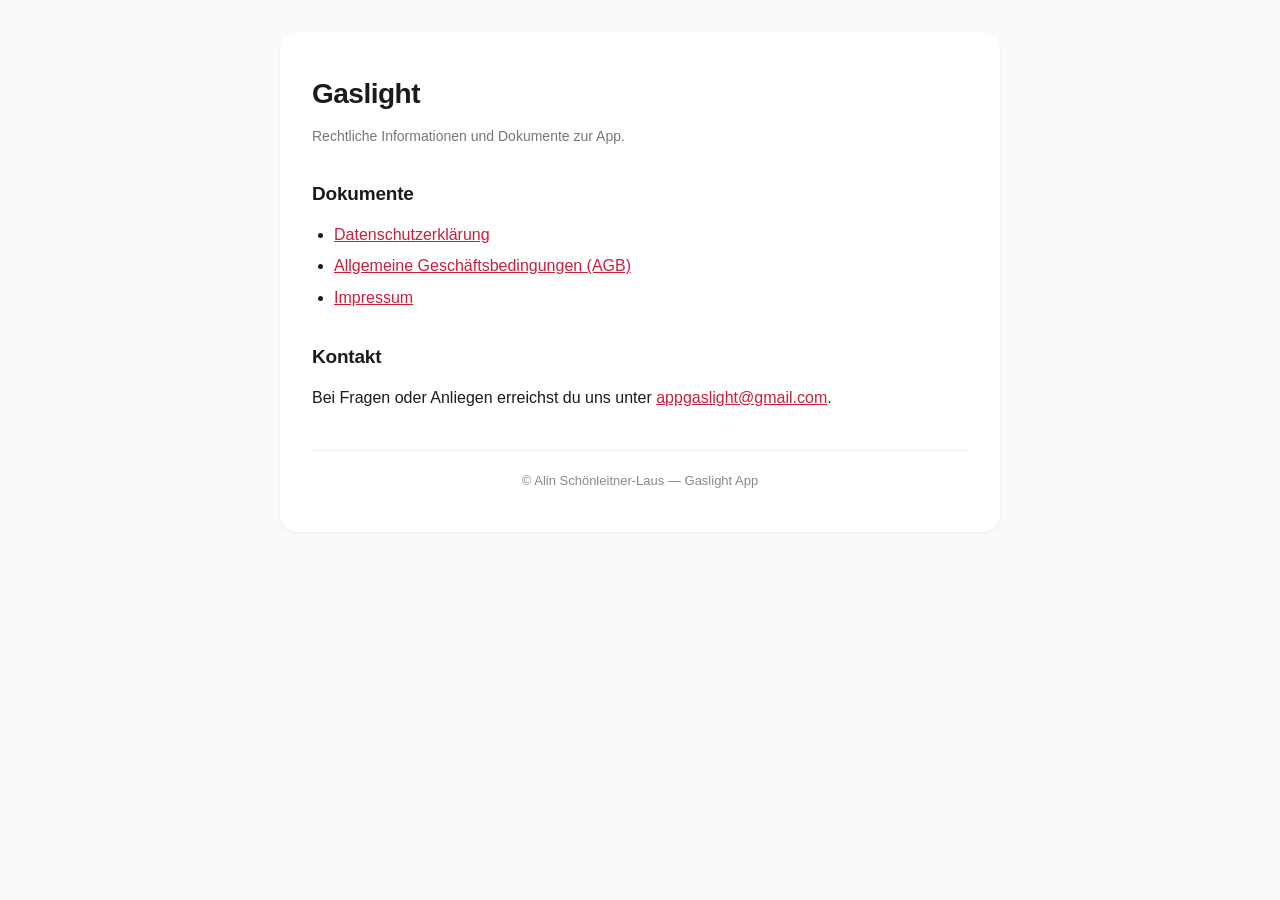
<file: index.html>
<!doctype html>
<html lang="de">
<head>
  <meta charset="utf-8">
  <meta name="viewport" content="width=device-width, initial-scale=1">
  <title>Gaslight — Rechtliche Dokumente</title>
  <link rel="stylesheet" href="style.css">
</head>
<body>
  <div class="container">
    <h1>Gaslight</h1>
    <p class="meta">Rechtliche Informationen und Dokumente zur App.</p>

    <h2>Dokumente</h2>
    <ul>
      <li><a href="privacy.html">Datenschutzerklärung</a></li>
      <li><a href="terms.html">Allgemeine Geschäftsbedingungen (AGB)</a></li>
      <li><a href="impressum.html">Impressum</a></li>
    </ul>

    <h2>Kontakt</h2>
    <p>Bei Fragen oder Anliegen erreichst du uns unter
       <a href="mailto:appgaslight@gmail.com">appgaslight@gmail.com</a>.</p>

    <footer>
      © Alin Schönleitner-Laus — Gaslight App
    </footer>
  </div>
</body>
</html>
</file>
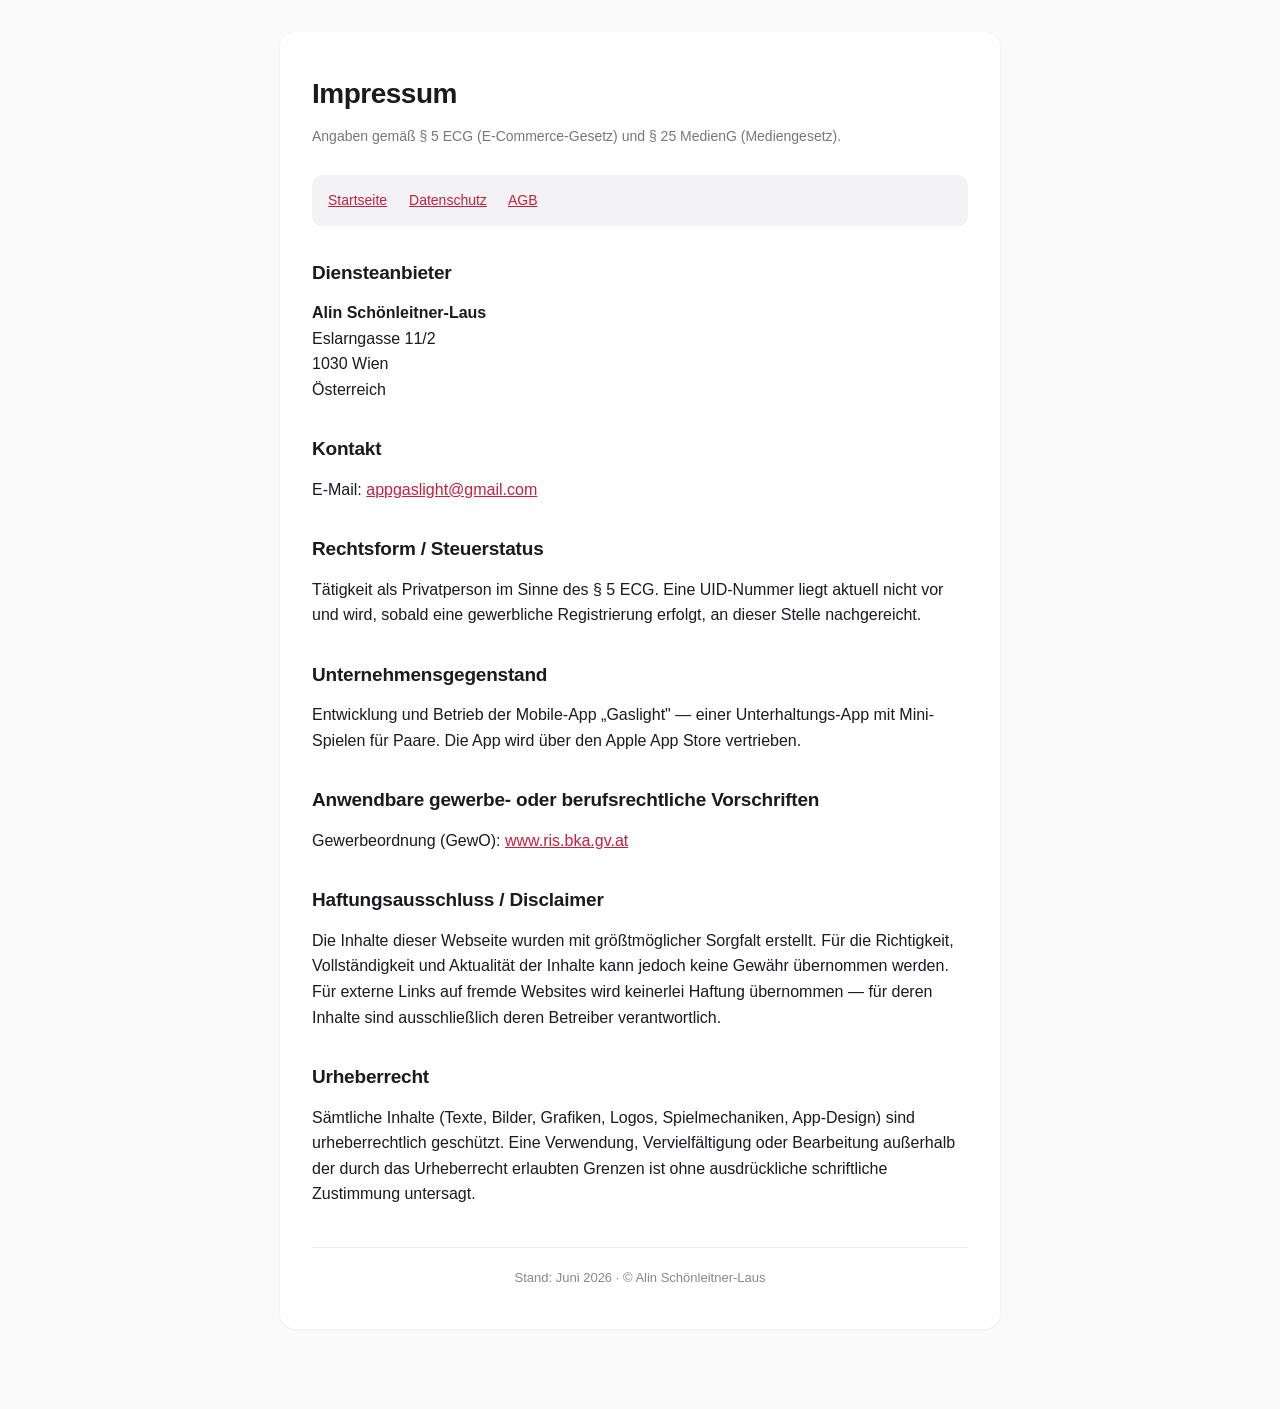
<file: impressum.html>
<!doctype html>
<html lang="de">
<head>
  <meta charset="utf-8">
  <meta name="viewport" content="width=device-width, initial-scale=1">
  <title>Impressum — Gaslight</title>
  <link rel="stylesheet" href="style.css">
</head>
<body>
  <div class="container">
    <h1>Impressum</h1>
    <p class="meta">Angaben gemäß § 5 ECG (E-Commerce-Gesetz) und § 25 MedienG (Mediengesetz).</p>

    <div class="nav">
      <a href="index.html">Startseite</a>
      <a href="privacy.html">Datenschutz</a>
      <a href="terms.html">AGB</a>
    </div>

    <h2>Diensteanbieter</h2>
    <p>
      <strong>Alin Schönleitner-Laus</strong><br>
      Eslarngasse 11/2<br>
      1030 Wien<br>
      Österreich
    </p>

    <h2>Kontakt</h2>
    <p>
      E-Mail: <a href="mailto:appgaslight@gmail.com">appgaslight@gmail.com</a>
    </p>

    <h2>Rechtsform / Steuerstatus</h2>
    <p>
      Tätigkeit als Privatperson im Sinne des § 5 ECG. Eine UID-Nummer
      liegt aktuell nicht vor und wird, sobald eine gewerbliche
      Registrierung erfolgt, an dieser Stelle nachgereicht.
    </p>

    <h2>Unternehmensgegenstand</h2>
    <p>
      Entwicklung und Betrieb der Mobile-App „Gaslight" — einer
      Unterhaltungs-App mit Mini-Spielen für Paare. Die App wird über den
      Apple App Store vertrieben.
    </p>

    <h2>Anwendbare gewerbe- oder berufsrechtliche Vorschriften</h2>
    <p>
      Gewerbeordnung (GewO): <a href="https://www.ris.bka.gv.at" target="_blank" rel="noopener">www.ris.bka.gv.at</a>
    </p>

    <h2>Haftungsausschluss / Disclaimer</h2>
    <p>
      Die Inhalte dieser Webseite wurden mit größtmöglicher Sorgfalt
      erstellt. Für die Richtigkeit, Vollständigkeit und Aktualität der
      Inhalte kann jedoch keine Gewähr übernommen werden. Für externe
      Links auf fremde Websites wird keinerlei Haftung übernommen — für
      deren Inhalte sind ausschließlich deren Betreiber verantwortlich.
    </p>

    <h2>Urheberrecht</h2>
    <p>
      Sämtliche Inhalte (Texte, Bilder, Grafiken, Logos, Spielmechaniken,
      App-Design) sind urheberrechtlich geschützt. Eine Verwendung,
      Vervielfältigung oder Bearbeitung außerhalb der durch das
      Urheberrecht erlaubten Grenzen ist ohne ausdrückliche schriftliche
      Zustimmung untersagt.
    </p>

    <footer>
      Stand: Juni 2026 · © Alin Schönleitner-Laus
    </footer>
  </div>
</body>
</html>
</file>
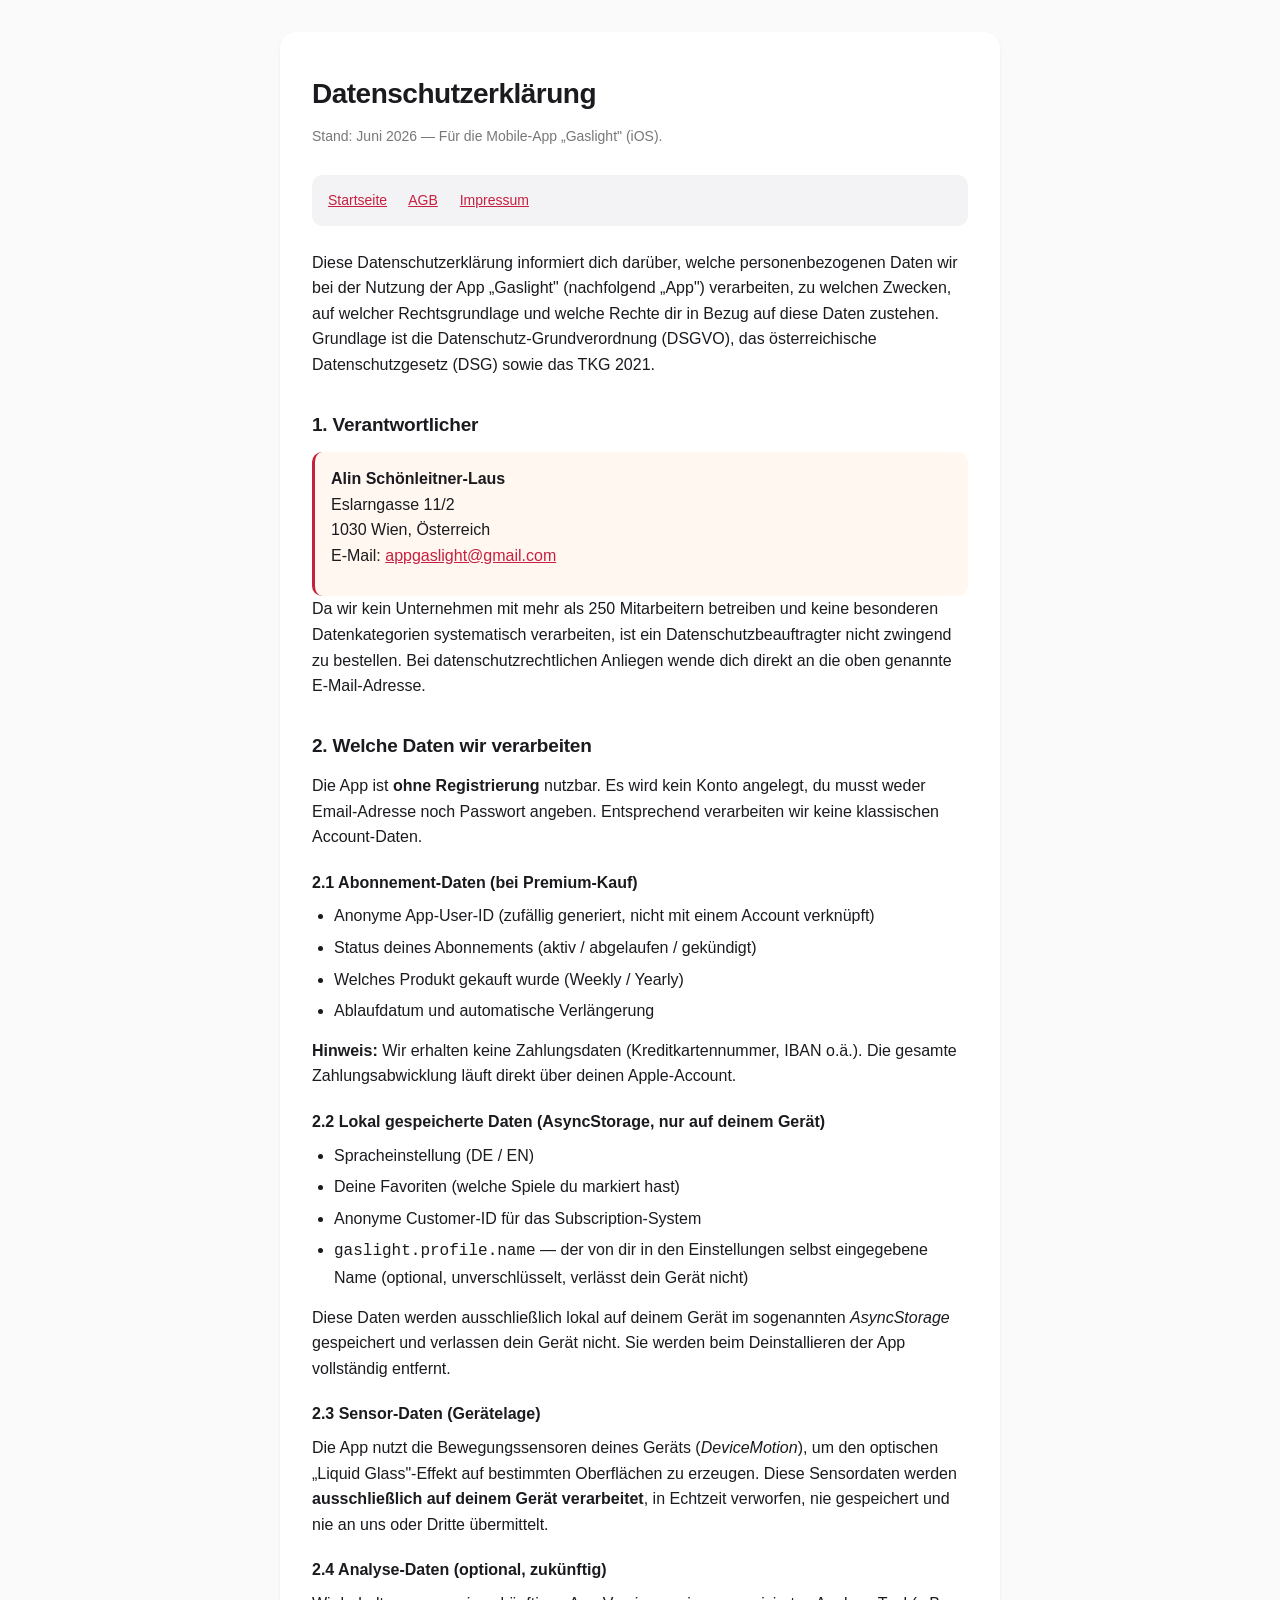
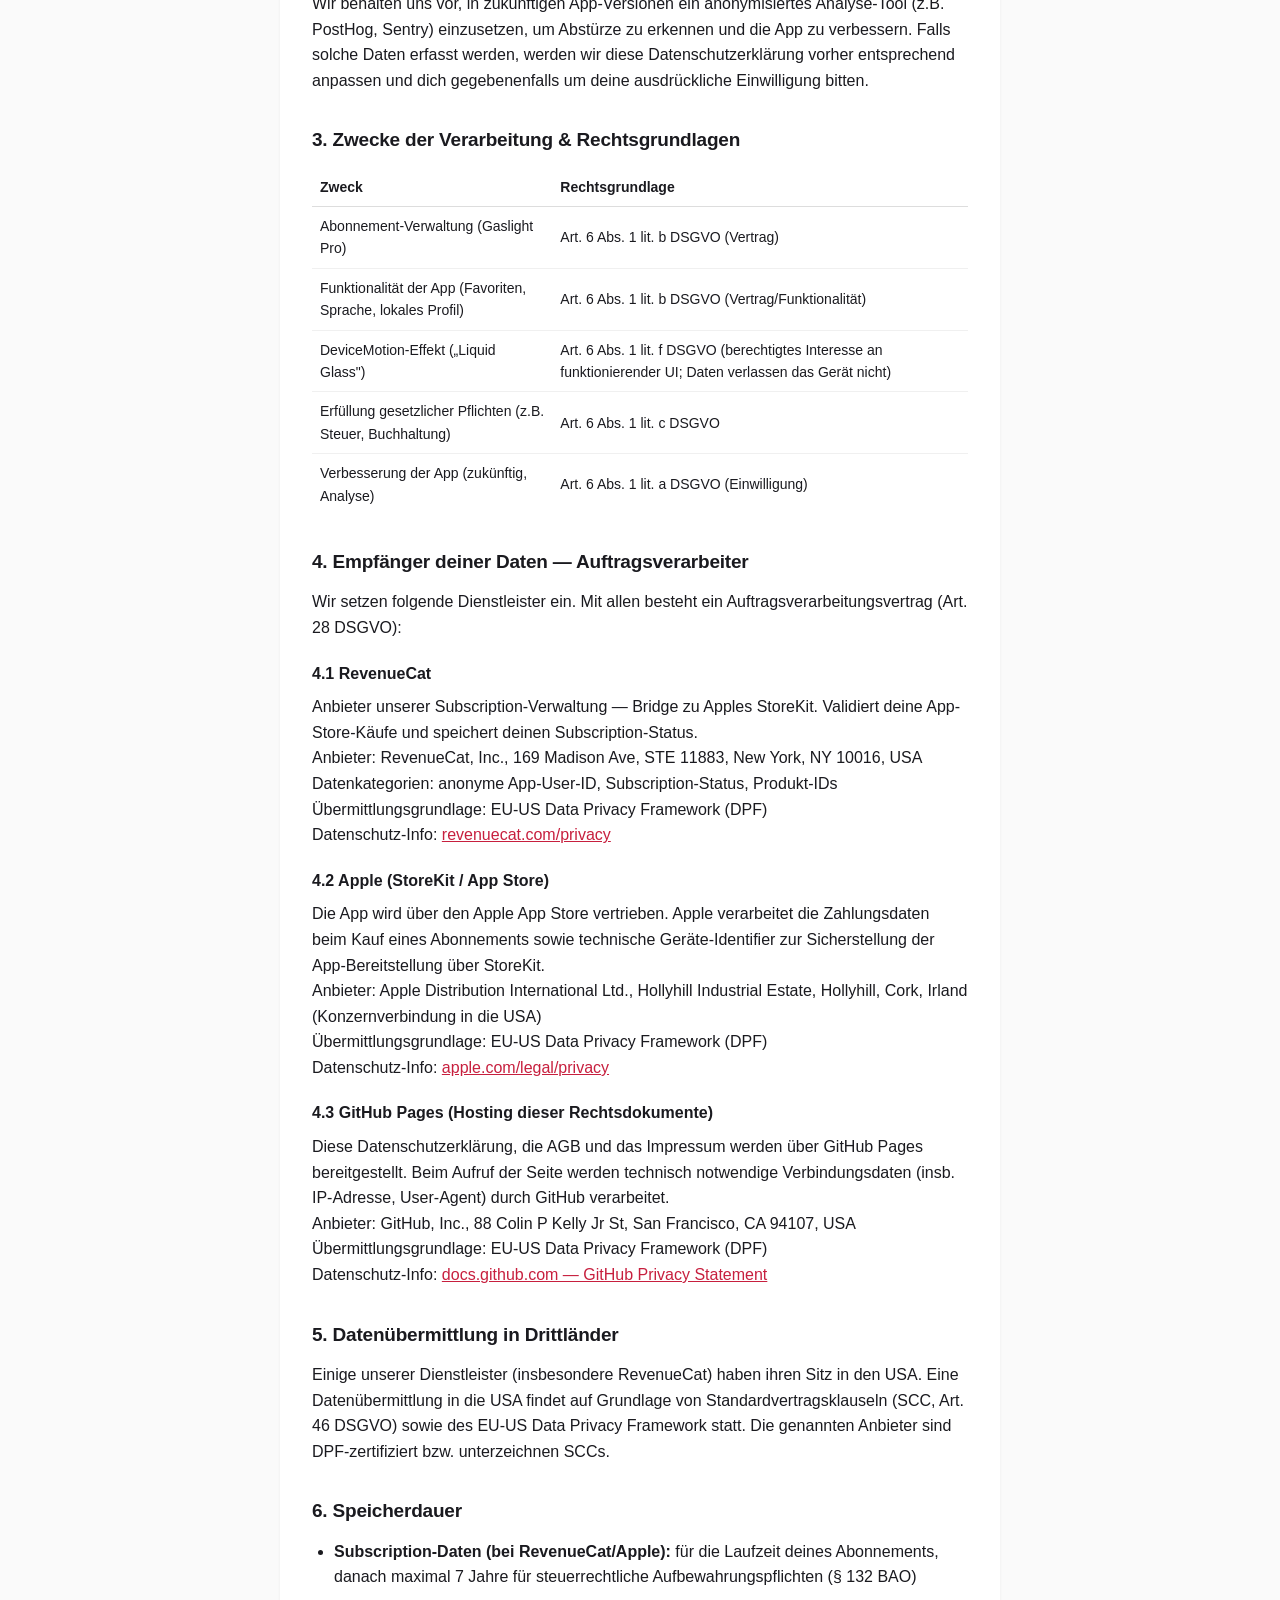
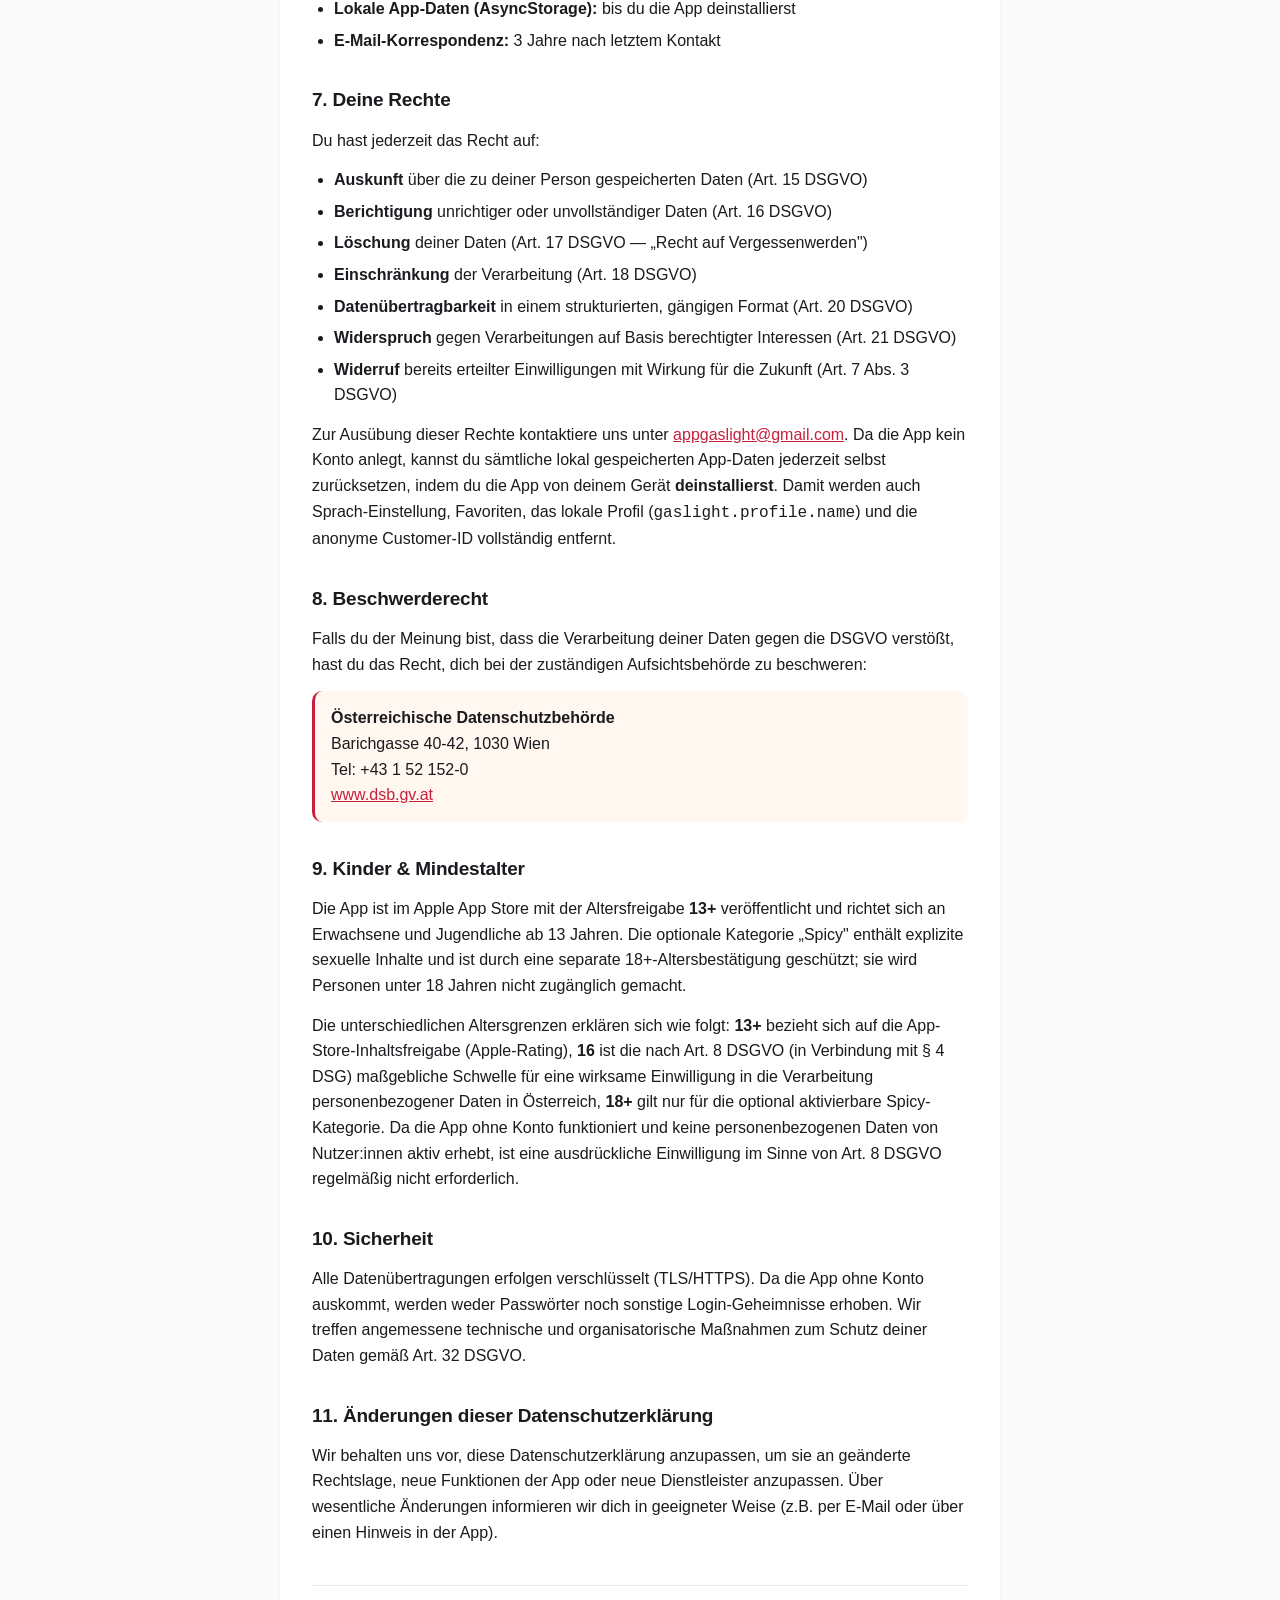
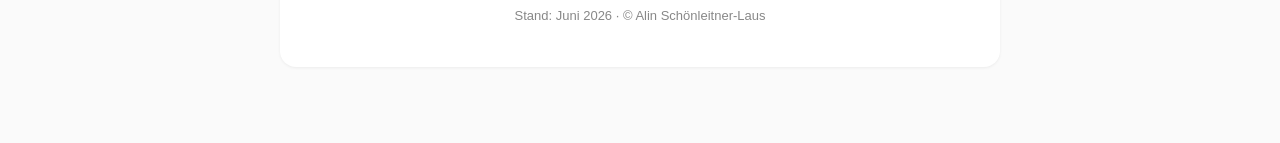
<file: privacy.html>
<!doctype html>
<html lang="de">
<head>
  <meta charset="utf-8">
  <meta name="viewport" content="width=device-width, initial-scale=1">
  <title>Datenschutzerklärung — Gaslight</title>
  <link rel="stylesheet" href="style.css">
</head>
<body>
  <div class="container">
    <h1>Datenschutzerklärung</h1>
    <p class="meta">
      Stand: Juni 2026 — Für die Mobile-App „Gaslight" (iOS).
    </p>

    <div class="nav">
      <a href="index.html">Startseite</a>
      <a href="terms.html">AGB</a>
      <a href="impressum.html">Impressum</a>
    </div>

    <p>
      Diese Datenschutzerklärung informiert dich darüber, welche
      personenbezogenen Daten wir bei der Nutzung der App „Gaslight"
      (nachfolgend „App") verarbeiten, zu welchen Zwecken, auf welcher
      Rechtsgrundlage und welche Rechte dir in Bezug auf diese Daten
      zustehen. Grundlage ist die Datenschutz-Grundverordnung (DSGVO),
      das österreichische Datenschutzgesetz (DSG) sowie das TKG 2021.
    </p>

    <h2>1. Verantwortlicher</h2>
    <div class="contact-block">
      <p>
        <strong>Alin Schönleitner-Laus</strong><br>
        Eslarngasse 11/2<br>
        1030 Wien, Österreich<br>
        E-Mail: <a href="mailto:appgaslight@gmail.com">appgaslight@gmail.com</a>
      </p>
    </div>
    <p>
      Da wir kein Unternehmen mit mehr als 250 Mitarbeitern betreiben
      und keine besonderen Datenkategorien systematisch verarbeiten, ist
      ein Datenschutzbeauftragter nicht zwingend zu bestellen.
      Bei datenschutzrechtlichen Anliegen wende dich direkt an die oben
      genannte E-Mail-Adresse.
    </p>

    <h2>2. Welche Daten wir verarbeiten</h2>

    <p>
      Die App ist <strong>ohne Registrierung</strong> nutzbar. Es wird
      kein Konto angelegt, du musst weder Email-Adresse noch Passwort
      angeben. Entsprechend verarbeiten wir keine klassischen
      Account-Daten.
    </p>

    <h3>2.1 Abonnement-Daten (bei Premium-Kauf)</h3>
    <ul>
      <li>Anonyme App-User-ID (zufällig generiert, nicht mit einem Account verknüpft)</li>
      <li>Status deines Abonnements (aktiv / abgelaufen / gekündigt)</li>
      <li>Welches Produkt gekauft wurde (Weekly / Yearly)</li>
      <li>Ablaufdatum und automatische Verlängerung</li>
    </ul>
    <p>
      <strong>Hinweis:</strong> Wir erhalten keine Zahlungsdaten
      (Kreditkartennummer, IBAN o.ä.). Die gesamte Zahlungsabwicklung
      läuft direkt über deinen Apple-Account.
    </p>

    <h3>2.2 Lokal gespeicherte Daten (AsyncStorage, nur auf deinem Gerät)</h3>
    <ul>
      <li>Spracheinstellung (DE / EN)</li>
      <li>Deine Favoriten (welche Spiele du markiert hast)</li>
      <li>Anonyme Customer-ID für das Subscription-System</li>
      <li><code>gaslight.profile.name</code> — der von dir in den Einstellungen selbst eingegebene Name (optional, unverschlüsselt, verlässt dein Gerät nicht)</li>
    </ul>
    <p>
      Diese Daten werden ausschließlich lokal auf deinem Gerät im
      sogenannten <em>AsyncStorage</em> gespeichert und verlassen dein
      Gerät nicht. Sie werden beim Deinstallieren der App vollständig
      entfernt.
    </p>

    <h3>2.3 Sensor-Daten (Gerätelage)</h3>
    <p>
      Die App nutzt die Bewegungssensoren deines Geräts
      (<em>DeviceMotion</em>), um den optischen „Liquid Glass"-Effekt
      auf bestimmten Oberflächen zu erzeugen. Diese Sensordaten werden
      <strong>ausschließlich auf deinem Gerät verarbeitet</strong>, in
      Echtzeit verworfen, nie gespeichert und nie an uns oder Dritte
      übermittelt.
    </p>

    <h3>2.4 Analyse-Daten (optional, zukünftig)</h3>
    <p>
      Wir behalten uns vor, in zukünftigen App-Versionen ein
      anonymisiertes Analyse-Tool (z.B. PostHog, Sentry) einzusetzen,
      um Abstürze zu erkennen und die App zu verbessern. Falls solche
      Daten erfasst werden, werden wir diese Datenschutzerklärung
      vorher entsprechend anpassen und dich gegebenenfalls um deine
      ausdrückliche Einwilligung bitten.
    </p>

    <h2>3. Zwecke der Verarbeitung &amp; Rechtsgrundlagen</h2>
    <table style="width:100%; border-collapse:collapse; font-size:14px;">
      <tr style="text-align:left;">
        <th style="padding:8px; border-bottom:1px solid #ddd;">Zweck</th>
        <th style="padding:8px; border-bottom:1px solid #ddd;">Rechtsgrundlage</th>
      </tr>
      <tr>
        <td style="padding:8px; border-bottom:1px solid #f0f0f0;">Abonnement-Verwaltung (Gaslight Pro)</td>
        <td style="padding:8px; border-bottom:1px solid #f0f0f0;">Art. 6 Abs. 1 lit. b DSGVO (Vertrag)</td>
      </tr>
      <tr>
        <td style="padding:8px; border-bottom:1px solid #f0f0f0;">Funktionalität der App (Favoriten, Sprache, lokales Profil)</td>
        <td style="padding:8px; border-bottom:1px solid #f0f0f0;">Art. 6 Abs. 1 lit. b DSGVO (Vertrag/Funktionalität)</td>
      </tr>
      <tr>
        <td style="padding:8px; border-bottom:1px solid #f0f0f0;">DeviceMotion-Effekt („Liquid Glass")</td>
        <td style="padding:8px; border-bottom:1px solid #f0f0f0;">Art. 6 Abs. 1 lit. f DSGVO (berechtigtes Interesse an funktionierender UI; Daten verlassen das Gerät nicht)</td>
      </tr>
      <tr>
        <td style="padding:8px; border-bottom:1px solid #f0f0f0;">Erfüllung gesetzlicher Pflichten (z.B. Steuer, Buchhaltung)</td>
        <td style="padding:8px; border-bottom:1px solid #f0f0f0;">Art. 6 Abs. 1 lit. c DSGVO</td>
      </tr>
      <tr>
        <td style="padding:8px;">Verbesserung der App (zukünftig, Analyse)</td>
        <td style="padding:8px;">Art. 6 Abs. 1 lit. a DSGVO (Einwilligung)</td>
      </tr>
    </table>

    <h2>4. Empfänger deiner Daten — Auftragsverarbeiter</h2>
    <p>
      Wir setzen folgende Dienstleister ein. Mit allen besteht ein
      Auftragsverarbeitungsvertrag (Art. 28 DSGVO):
    </p>

    <h3>4.1 RevenueCat</h3>
    <p>
      Anbieter unserer Subscription-Verwaltung — Bridge zu Apples
      StoreKit. Validiert deine App-Store-Käufe und speichert deinen
      Subscription-Status.
      <br>Anbieter: RevenueCat, Inc., 169 Madison Ave, STE 11883, New York, NY 10016, USA
      <br>Datenkategorien: anonyme App-User-ID, Subscription-Status, Produkt-IDs
      <br>Übermittlungsgrundlage: EU-US Data Privacy Framework (DPF)
      <br>Datenschutz-Info: <a href="https://www.revenuecat.com/privacy" target="_blank" rel="noopener">revenuecat.com/privacy</a>
    </p>

    <h3>4.2 Apple (StoreKit / App Store)</h3>
    <p>
      Die App wird über den Apple App Store vertrieben. Apple verarbeitet
      die Zahlungsdaten beim Kauf eines Abonnements sowie technische
      Geräte-Identifier zur Sicherstellung der App-Bereitstellung über
      StoreKit.
      <br>Anbieter: Apple Distribution International Ltd., Hollyhill Industrial Estate, Hollyhill, Cork, Irland (Konzernverbindung in die USA)
      <br>Übermittlungsgrundlage: EU-US Data Privacy Framework (DPF)
      <br>Datenschutz-Info: <a href="https://www.apple.com/legal/privacy" target="_blank" rel="noopener">apple.com/legal/privacy</a>
    </p>

    <h3>4.3 GitHub Pages (Hosting dieser Rechtsdokumente)</h3>
    <p>
      Diese Datenschutzerklärung, die AGB und das Impressum werden über
      GitHub Pages bereitgestellt. Beim Aufruf der Seite werden technisch
      notwendige Verbindungsdaten (insb. IP-Adresse, User-Agent) durch
      GitHub verarbeitet.
      <br>Anbieter: GitHub, Inc., 88 Colin P Kelly Jr St, San Francisco, CA 94107, USA
      <br>Übermittlungsgrundlage: EU-US Data Privacy Framework (DPF)
      <br>Datenschutz-Info: <a href="https://docs.github.com/en/site-policy/privacy-policies/github-general-privacy-statement" target="_blank" rel="noopener">docs.github.com — GitHub Privacy Statement</a>
    </p>

    <h2>5. Datenübermittlung in Drittländer</h2>
    <p>
      Einige unserer Dienstleister (insbesondere RevenueCat) haben ihren
      Sitz in den USA. Eine Datenübermittlung in die USA findet auf
      Grundlage von Standardvertragsklauseln (SCC, Art. 46 DSGVO) sowie
      des EU-US Data Privacy Framework statt. Die genannten Anbieter sind
      DPF-zertifiziert bzw. unterzeichnen SCCs.
    </p>

    <h2>6. Speicherdauer</h2>
    <ul>
      <li><strong>Subscription-Daten (bei RevenueCat/Apple):</strong> für die Laufzeit deines Abonnements, danach maximal 7 Jahre für steuerrechtliche Aufbewahrungspflichten (§ 132 BAO)</li>
      <li><strong>Lokale App-Daten (AsyncStorage):</strong> bis du die App deinstallierst</li>
      <li><strong>E-Mail-Korrespondenz:</strong> 3 Jahre nach letztem Kontakt</li>
    </ul>

    <h2>7. Deine Rechte</h2>
    <p>Du hast jederzeit das Recht auf:</p>
    <ul>
      <li><strong>Auskunft</strong> über die zu deiner Person gespeicherten Daten (Art. 15 DSGVO)</li>
      <li><strong>Berichtigung</strong> unrichtiger oder unvollständiger Daten (Art. 16 DSGVO)</li>
      <li><strong>Löschung</strong> deiner Daten (Art. 17 DSGVO — „Recht auf Vergessenwerden")</li>
      <li><strong>Einschränkung</strong> der Verarbeitung (Art. 18 DSGVO)</li>
      <li><strong>Datenübertragbarkeit</strong> in einem strukturierten, gängigen Format (Art. 20 DSGVO)</li>
      <li><strong>Widerspruch</strong> gegen Verarbeitungen auf Basis berechtigter Interessen (Art. 21 DSGVO)</li>
      <li><strong>Widerruf</strong> bereits erteilter Einwilligungen mit Wirkung für die Zukunft (Art. 7 Abs. 3 DSGVO)</li>
    </ul>
    <p>
      Zur Ausübung dieser Rechte kontaktiere uns unter
      <a href="mailto:appgaslight@gmail.com">appgaslight@gmail.com</a>.
      Da die App kein Konto anlegt, kannst du sämtliche lokal
      gespeicherten App-Daten jederzeit selbst zurücksetzen, indem du
      die App von deinem Gerät <strong>deinstallierst</strong>. Damit
      werden auch Sprach-Einstellung, Favoriten, das lokale Profil
      (<code>gaslight.profile.name</code>) und die anonyme Customer-ID
      vollständig entfernt.
    </p>

    <h2>8. Beschwerderecht</h2>
    <p>
      Falls du der Meinung bist, dass die Verarbeitung deiner Daten
      gegen die DSGVO verstößt, hast du das Recht, dich bei der
      zuständigen Aufsichtsbehörde zu beschweren:
    </p>
    <div class="contact-block">
      <strong>Österreichische Datenschutzbehörde</strong><br>
      Barichgasse 40-42, 1030 Wien<br>
      Tel: +43 1 52 152-0<br>
      <a href="https://www.dsb.gv.at" target="_blank" rel="noopener">www.dsb.gv.at</a>
    </div>

    <h2>9. Kinder &amp; Mindestalter</h2>
    <p>
      Die App ist im Apple App Store mit der Altersfreigabe <strong>13+</strong>
      veröffentlicht und richtet sich an Erwachsene und Jugendliche ab
      13 Jahren. Die optionale Kategorie „Spicy" enthält explizite
      sexuelle Inhalte und ist durch eine separate 18+-Altersbestätigung
      geschützt; sie wird Personen unter 18 Jahren nicht zugänglich
      gemacht.
    </p>
    <p>
      Die unterschiedlichen Altersgrenzen erklären sich wie folgt: <strong>13+</strong>
      bezieht sich auf die App-Store-Inhaltsfreigabe (Apple-Rating),
      <strong>16</strong> ist die nach Art. 8 DSGVO (in Verbindung mit § 4 DSG)
      maßgebliche Schwelle für eine wirksame Einwilligung in die
      Verarbeitung personenbezogener Daten in Österreich, <strong>18+</strong>
      gilt nur für die optional aktivierbare Spicy-Kategorie. Da die App
      ohne Konto funktioniert und keine personenbezogenen Daten von
      Nutzer:innen aktiv erhebt, ist eine ausdrückliche Einwilligung im
      Sinne von Art. 8 DSGVO regelmäßig nicht erforderlich.
    </p>

    <h2>10. Sicherheit</h2>
    <p>
      Alle Datenübertragungen erfolgen verschlüsselt (TLS/HTTPS). Da die
      App ohne Konto auskommt, werden weder Passwörter noch sonstige
      Login-Geheimnisse erhoben. Wir treffen angemessene technische und
      organisatorische Maßnahmen zum Schutz deiner Daten gemäß Art. 32
      DSGVO.
    </p>

    <h2>11. Änderungen dieser Datenschutzerklärung</h2>
    <p>
      Wir behalten uns vor, diese Datenschutzerklärung anzupassen, um
      sie an geänderte Rechtslage, neue Funktionen der App oder neue
      Dienstleister anzupassen. Über wesentliche Änderungen informieren
      wir dich in geeigneter Weise (z.B. per E-Mail oder über einen
      Hinweis in der App).
    </p>

    <footer>
      Stand: Juni 2026 · © Alin Schönleitner-Laus
    </footer>
  </div>
</body>
</html>
</file>
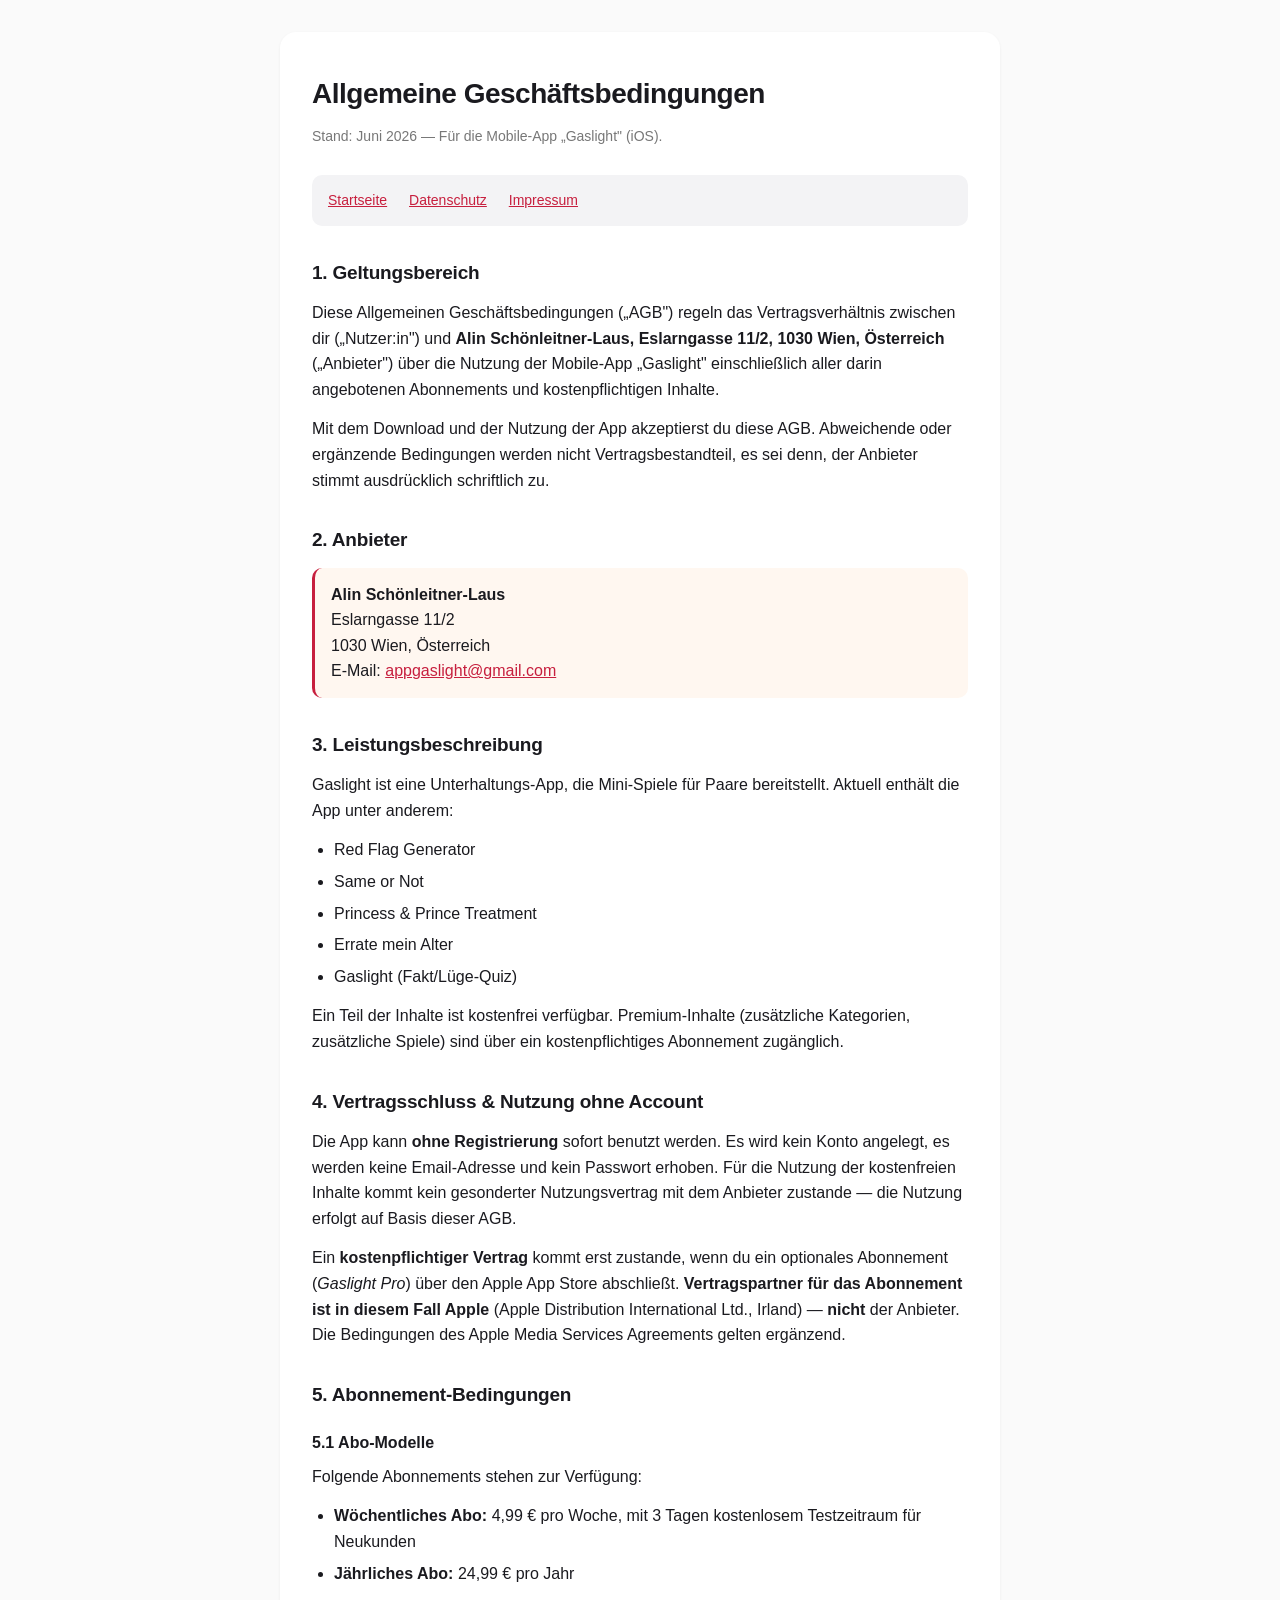
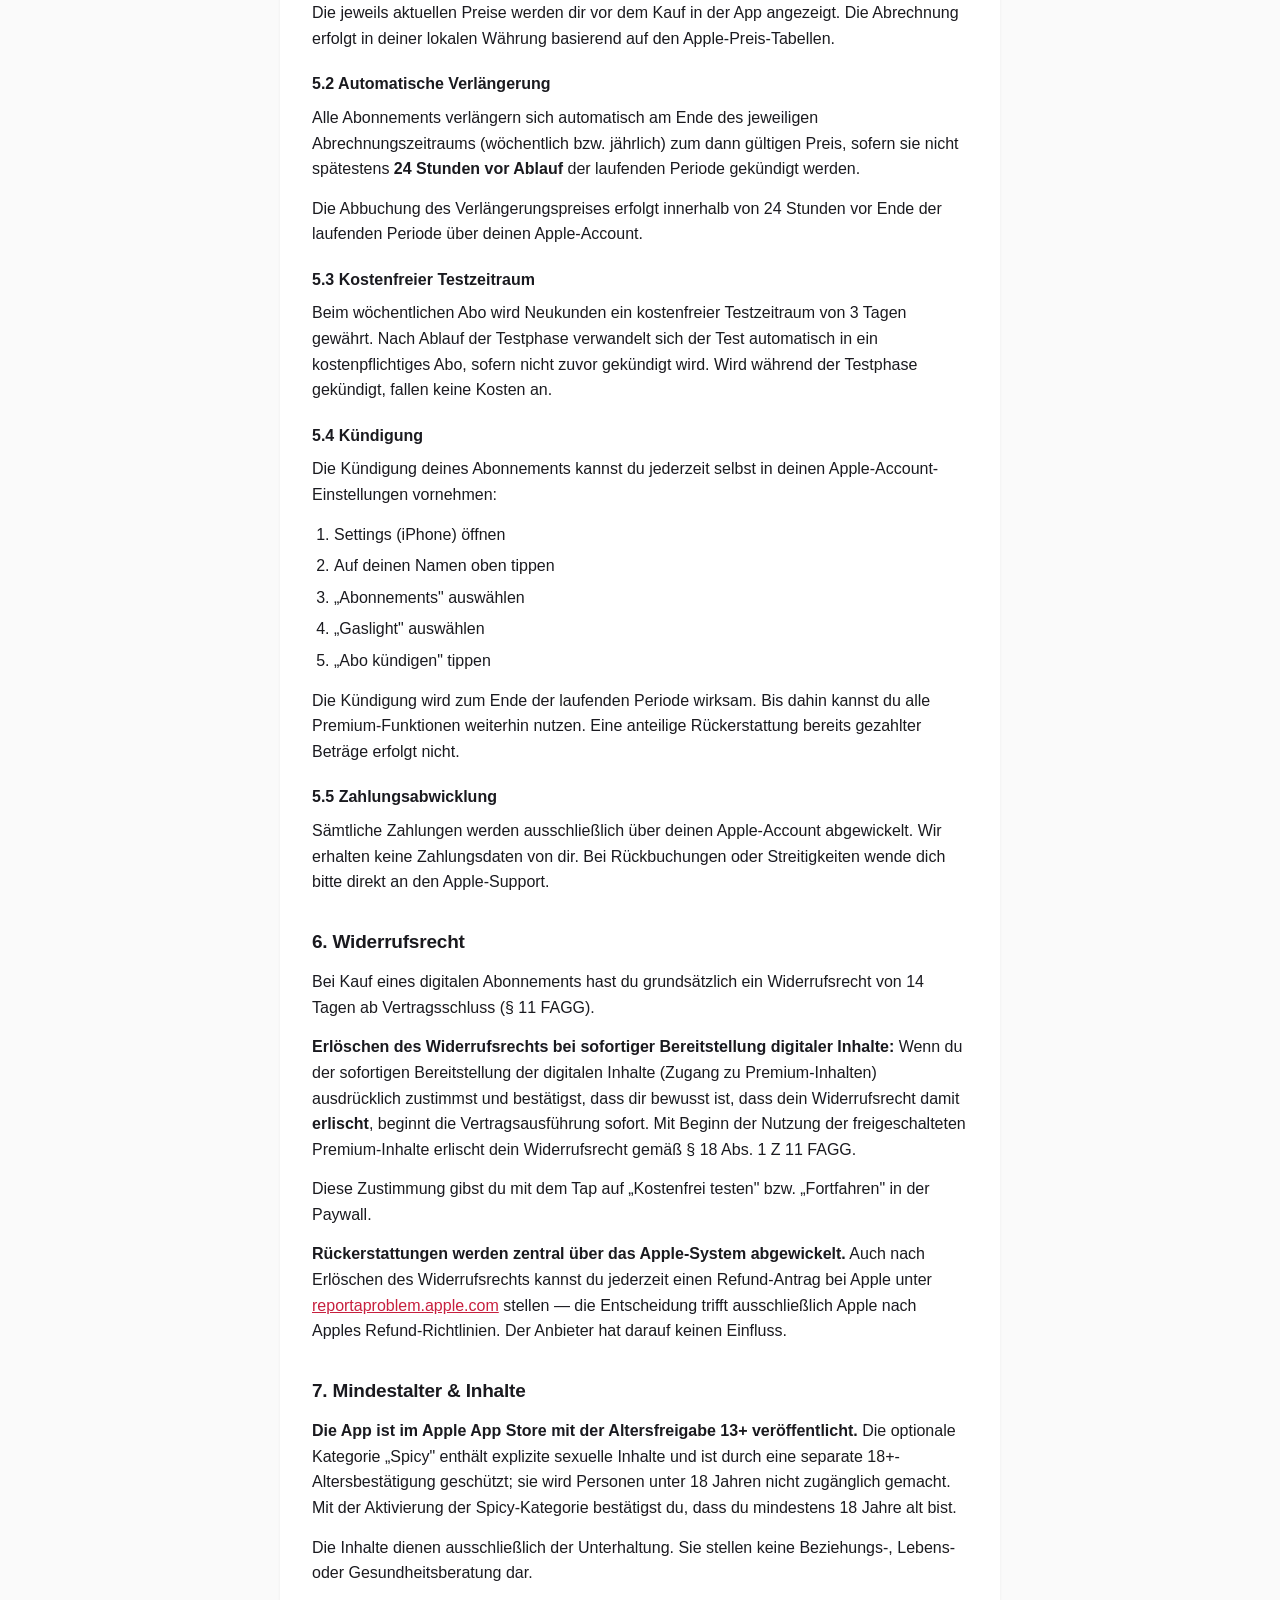
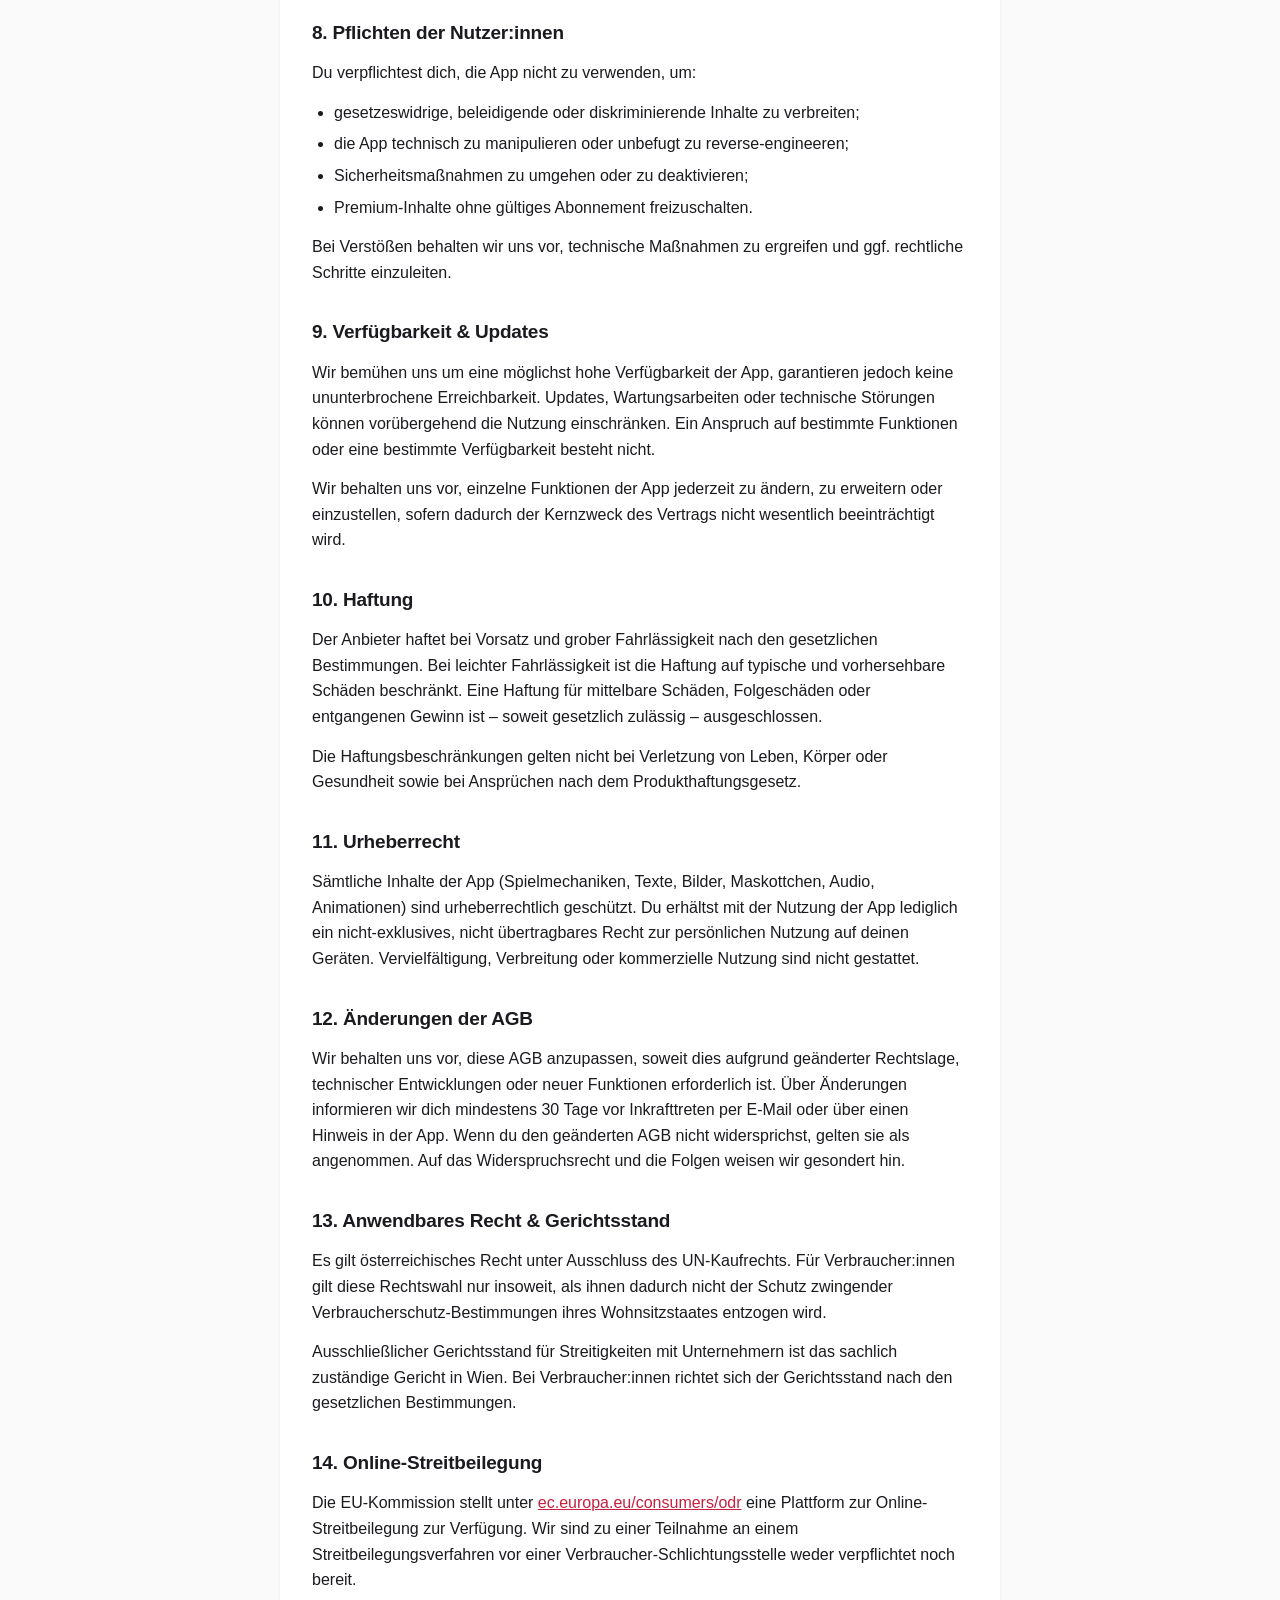
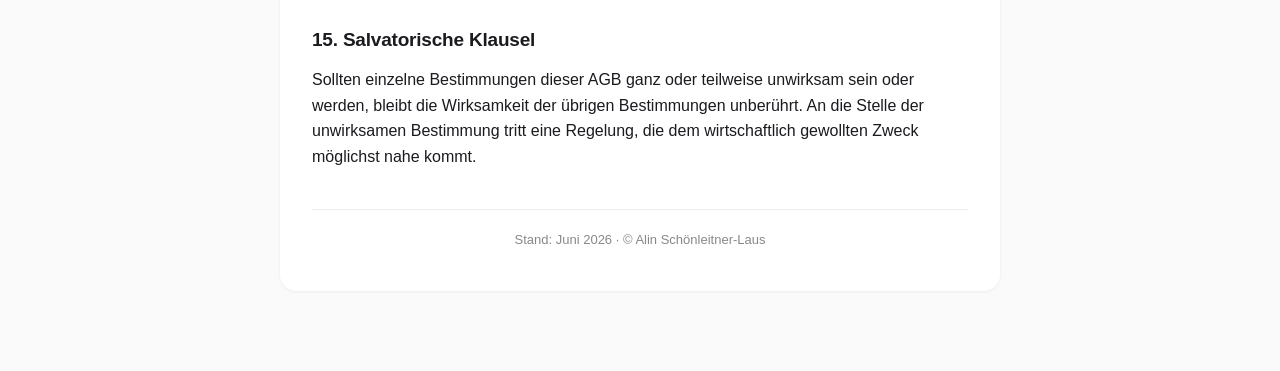
<file: terms.html>
<!doctype html>
<html lang="de">
<head>
  <meta charset="utf-8">
  <meta name="viewport" content="width=device-width, initial-scale=1">
  <title>AGB — Gaslight</title>
  <link rel="stylesheet" href="style.css">
</head>
<body>
  <div class="container">
    <h1>Allgemeine Geschäftsbedingungen</h1>
    <p class="meta">
      Stand: Juni 2026 — Für die Mobile-App „Gaslight" (iOS).
    </p>

    <div class="nav">
      <a href="index.html">Startseite</a>
      <a href="privacy.html">Datenschutz</a>
      <a href="impressum.html">Impressum</a>
    </div>

    <h2>1. Geltungsbereich</h2>
    <p>
      Diese Allgemeinen Geschäftsbedingungen („AGB") regeln das
      Vertragsverhältnis zwischen dir („Nutzer:in") und
      <strong>Alin Schönleitner-Laus, Eslarngasse 11/2, 1030 Wien,
      Österreich</strong> („Anbieter") über die Nutzung der
      Mobile-App „Gaslight" einschließlich aller darin angebotenen
      Abonnements und kostenpflichtigen Inhalte.
    </p>
    <p>
      Mit dem Download und der Nutzung der App akzeptierst du diese
      AGB. Abweichende oder ergänzende Bedingungen werden nicht
      Vertragsbestandteil, es sei denn, der Anbieter stimmt
      ausdrücklich schriftlich zu.
    </p>

    <h2>2. Anbieter</h2>
    <div class="contact-block">
      <strong>Alin Schönleitner-Laus</strong><br>
      Eslarngasse 11/2<br>
      1030 Wien, Österreich<br>
      E-Mail: <a href="mailto:appgaslight@gmail.com">appgaslight@gmail.com</a>
    </div>

    <h2>3. Leistungsbeschreibung</h2>
    <p>
      Gaslight ist eine Unterhaltungs-App, die Mini-Spiele für Paare
      bereitstellt. Aktuell enthält die App unter anderem:
    </p>
    <ul>
      <li>Red Flag Generator</li>
      <li>Same or Not</li>
      <li>Princess &amp; Prince Treatment</li>
      <li>Errate mein Alter</li>
      <li>Gaslight (Fakt/Lüge-Quiz)</li>
    </ul>
    <p>
      Ein Teil der Inhalte ist kostenfrei verfügbar. Premium-Inhalte
      (zusätzliche Kategorien, zusätzliche Spiele) sind über ein
      kostenpflichtiges Abonnement zugänglich.
    </p>

    <h2>4. Vertragsschluss &amp; Nutzung ohne Account</h2>
    <p>
      Die App kann <strong>ohne Registrierung</strong> sofort benutzt
      werden. Es wird kein Konto angelegt, es werden keine Email-Adresse
      und kein Passwort erhoben. Für die Nutzung der kostenfreien
      Inhalte kommt kein gesonderter Nutzungsvertrag mit dem Anbieter
      zustande — die Nutzung erfolgt auf Basis dieser AGB.
    </p>
    <p>
      Ein <strong>kostenpflichtiger Vertrag</strong> kommt erst zustande,
      wenn du ein optionales Abonnement (<em>Gaslight Pro</em>) über den
      Apple App Store abschließt. <strong>Vertragspartner für das
      Abonnement ist in diesem Fall Apple</strong> (Apple Distribution
      International Ltd., Irland) — <strong>nicht</strong> der Anbieter.
      Die Bedingungen des Apple Media Services Agreements gelten
      ergänzend.
    </p>

    <h2>5. Abonnement-Bedingungen</h2>

    <h3>5.1 Abo-Modelle</h3>
    <p>Folgende Abonnements stehen zur Verfügung:</p>
    <ul>
      <li><strong>Wöchentliches Abo:</strong> 4,99 € pro Woche, mit 3 Tagen kostenlosem Testzeitraum für Neukunden</li>
      <li><strong>Jährliches Abo:</strong> 24,99 € pro Jahr</li>
    </ul>
    <p>
      Die jeweils aktuellen Preise werden dir vor dem Kauf in der App
      angezeigt. Die Abrechnung erfolgt in deiner lokalen Währung
      basierend auf den Apple-Preis-Tabellen.
    </p>

    <h3>5.2 Automatische Verlängerung</h3>
    <p>
      Alle Abonnements verlängern sich automatisch am Ende des jeweiligen
      Abrechnungszeitraums (wöchentlich bzw. jährlich) zum dann
      gültigen Preis, sofern sie nicht spätestens <strong>24 Stunden
      vor Ablauf</strong> der laufenden Periode gekündigt werden.
    </p>
    <p>
      Die Abbuchung des Verlängerungspreises erfolgt innerhalb von 24
      Stunden vor Ende der laufenden Periode über deinen Apple-Account.
    </p>

    <h3>5.3 Kostenfreier Testzeitraum</h3>
    <p>
      Beim wöchentlichen Abo wird Neukunden ein kostenfreier Testzeitraum
      von 3 Tagen gewährt. Nach Ablauf der Testphase verwandelt sich der
      Test automatisch in ein kostenpflichtiges Abo, sofern nicht zuvor
      gekündigt wird. Wird während der Testphase gekündigt, fallen keine
      Kosten an.
    </p>

    <h3>5.4 Kündigung</h3>
    <p>
      Die Kündigung deines Abonnements kannst du jederzeit selbst in
      deinen Apple-Account-Einstellungen vornehmen:
    </p>
    <ol>
      <li>Settings (iPhone) öffnen</li>
      <li>Auf deinen Namen oben tippen</li>
      <li>„Abonnements" auswählen</li>
      <li>„Gaslight" auswählen</li>
      <li>„Abo kündigen" tippen</li>
    </ol>
    <p>
      Die Kündigung wird zum Ende der laufenden Periode wirksam. Bis
      dahin kannst du alle Premium-Funktionen weiterhin nutzen. Eine
      anteilige Rückerstattung bereits gezahlter Beträge erfolgt nicht.
    </p>

    <h3>5.5 Zahlungsabwicklung</h3>
    <p>
      Sämtliche Zahlungen werden ausschließlich über deinen
      Apple-Account abgewickelt. Wir erhalten keine Zahlungsdaten von
      dir. Bei Rückbuchungen oder Streitigkeiten wende dich bitte direkt
      an den Apple-Support.
    </p>

    <h2>6. Widerrufsrecht</h2>
    <p>
      Bei Kauf eines digitalen Abonnements hast du grundsätzlich ein
      Widerrufsrecht von 14 Tagen ab Vertragsschluss (§ 11 FAGG).
    </p>
    <p>
      <strong>Erlöschen des Widerrufsrechts bei sofortiger
      Bereitstellung digitaler Inhalte:</strong> Wenn du der sofortigen
      Bereitstellung der digitalen Inhalte (Zugang zu Premium-Inhalten)
      ausdrücklich zustimmst und bestätigst, dass dir bewusst ist, dass
      dein Widerrufsrecht damit <strong>erlischt</strong>, beginnt die
      Vertragsausführung sofort. Mit Beginn der Nutzung der
      freigeschalteten Premium-Inhalte erlischt dein Widerrufsrecht
      gemäß § 18 Abs. 1 Z 11 FAGG.
    </p>
    <p>
      Diese Zustimmung gibst du mit dem Tap auf „Kostenfrei testen"
      bzw. „Fortfahren" in der Paywall.
    </p>
    <p>
      <strong>Rückerstattungen werden zentral über das Apple-System
      abgewickelt.</strong> Auch nach Erlöschen des Widerrufsrechts kannst
      du jederzeit einen Refund-Antrag bei Apple unter
      <a href="https://reportaproblem.apple.com" target="_blank" rel="noopener">reportaproblem.apple.com</a>
      stellen — die Entscheidung trifft ausschließlich Apple nach
      Apples Refund-Richtlinien. Der Anbieter hat darauf keinen
      Einfluss.
    </p>

    <h2>7. Mindestalter &amp; Inhalte</h2>
    <p>
      <strong>Die App ist im Apple App Store mit der Altersfreigabe 13+
      veröffentlicht.</strong> Die optionale Kategorie „Spicy" enthält
      explizite sexuelle Inhalte und ist durch eine separate
      18+-Altersbestätigung geschützt; sie wird Personen unter 18 Jahren
      nicht zugänglich gemacht. Mit der Aktivierung der Spicy-Kategorie
      bestätigst du, dass du mindestens 18 Jahre alt bist.
    </p>
    <p>
      Die Inhalte dienen ausschließlich der Unterhaltung. Sie stellen
      keine Beziehungs-, Lebens- oder Gesundheitsberatung dar.
    </p>

    <h2>8. Pflichten der Nutzer:innen</h2>
    <p>Du verpflichtest dich, die App nicht zu verwenden, um:</p>
    <ul>
      <li>gesetzeswidrige, beleidigende oder diskriminierende Inhalte zu verbreiten;</li>
      <li>die App technisch zu manipulieren oder unbefugt zu reverse-engineeren;</li>
      <li>Sicherheitsmaßnahmen zu umgehen oder zu deaktivieren;</li>
      <li>Premium-Inhalte ohne gültiges Abonnement freizuschalten.</li>
    </ul>
    <p>
      Bei Verstößen behalten wir uns vor, technische Maßnahmen zu
      ergreifen und ggf. rechtliche Schritte einzuleiten.
    </p>

    <h2>9. Verfügbarkeit &amp; Updates</h2>
    <p>
      Wir bemühen uns um eine möglichst hohe Verfügbarkeit der App,
      garantieren jedoch keine ununterbrochene Erreichbarkeit. Updates,
      Wartungsarbeiten oder technische Störungen können vorübergehend
      die Nutzung einschränken. Ein Anspruch auf bestimmte Funktionen
      oder eine bestimmte Verfügbarkeit besteht nicht.
    </p>
    <p>
      Wir behalten uns vor, einzelne Funktionen der App jederzeit zu
      ändern, zu erweitern oder einzustellen, sofern dadurch der
      Kernzweck des Vertrags nicht wesentlich beeinträchtigt wird.
    </p>

    <h2>10. Haftung</h2>
    <p>
      Der Anbieter haftet bei Vorsatz und grober Fahrlässigkeit nach den
      gesetzlichen Bestimmungen. Bei leichter Fahrlässigkeit ist die
      Haftung auf typische und vorhersehbare Schäden beschränkt. Eine
      Haftung für mittelbare Schäden, Folgeschäden oder entgangenen
      Gewinn ist – soweit gesetzlich zulässig – ausgeschlossen.
    </p>
    <p>
      Die Haftungsbeschränkungen gelten nicht bei Verletzung von Leben,
      Körper oder Gesundheit sowie bei Ansprüchen nach dem
      Produkthaftungsgesetz.
    </p>

    <h2>11. Urheberrecht</h2>
    <p>
      Sämtliche Inhalte der App (Spielmechaniken, Texte, Bilder,
      Maskottchen, Audio, Animationen) sind urheberrechtlich geschützt.
      Du erhältst mit der Nutzung der App lediglich ein nicht-exklusives,
      nicht übertragbares Recht zur persönlichen Nutzung auf deinen
      Geräten. Vervielfältigung, Verbreitung oder kommerzielle Nutzung
      sind nicht gestattet.
    </p>

    <h2>12. Änderungen der AGB</h2>
    <p>
      Wir behalten uns vor, diese AGB anzupassen, soweit dies aufgrund
      geänderter Rechtslage, technischer Entwicklungen oder neuer
      Funktionen erforderlich ist. Über Änderungen informieren wir dich
      mindestens 30 Tage vor Inkrafttreten per E-Mail oder über einen
      Hinweis in der App. Wenn du den geänderten AGB nicht widersprichst,
      gelten sie als angenommen. Auf das Widerspruchsrecht und die
      Folgen weisen wir gesondert hin.
    </p>

    <h2>13. Anwendbares Recht &amp; Gerichtsstand</h2>
    <p>
      Es gilt österreichisches Recht unter Ausschluss des UN-Kaufrechts.
      Für Verbraucher:innen gilt diese Rechtswahl nur insoweit, als ihnen
      dadurch nicht der Schutz zwingender Verbraucherschutz-Bestimmungen
      ihres Wohnsitzstaates entzogen wird.
    </p>
    <p>
      Ausschließlicher Gerichtsstand für Streitigkeiten mit Unternehmern
      ist das sachlich zuständige Gericht in Wien. Bei
      Verbraucher:innen richtet sich der Gerichtsstand nach den
      gesetzlichen Bestimmungen.
    </p>

    <h2>14. Online-Streitbeilegung</h2>
    <p>
      Die EU-Kommission stellt unter
      <a href="https://ec.europa.eu/consumers/odr" target="_blank" rel="noopener">ec.europa.eu/consumers/odr</a>
      eine Plattform zur Online-Streitbeilegung zur Verfügung. Wir sind
      zu einer Teilnahme an einem Streitbeilegungsverfahren vor einer
      Verbraucher-Schlichtungsstelle weder verpflichtet noch bereit.
    </p>

    <h2>15. Salvatorische Klausel</h2>
    <p>
      Sollten einzelne Bestimmungen dieser AGB ganz oder teilweise
      unwirksam sein oder werden, bleibt die Wirksamkeit der übrigen
      Bestimmungen unberührt. An die Stelle der unwirksamen Bestimmung
      tritt eine Regelung, die dem wirtschaftlich gewollten Zweck
      möglichst nahe kommt.
    </p>

    <footer>
      Stand: Juni 2026 · © Alin Schönleitner-Laus
    </footer>
  </div>
</body>
</html>
</file>
<file: style.css>
/* Gaslight legal pages — shared stylesheet. */
* { box-sizing: border-box; }
html { -webkit-text-size-adjust: 100%; }
body {
  margin: 0;
  font-family: -apple-system, BlinkMacSystemFont, "Segoe UI", Roboto,
    Helvetica, Arial, sans-serif;
  font-size: 16px;
  line-height: 1.6;
  color: #1a1a1f;
  background: #fafafa;
  padding: 32px 20px 80px;
}
.container {
  max-width: 720px;
  margin: 0 auto;
  background: #ffffff;
  padding: 40px 32px;
  border-radius: 16px;
  box-shadow: 0 1px 3px rgba(0, 0, 0, 0.06);
}
h1 {
  font-size: 28px;
  margin: 0 0 8px;
  letter-spacing: -0.5px;
}
h2 {
  font-size: 19px;
  margin: 32px 0 12px;
  letter-spacing: -0.2px;
}
h3 {
  font-size: 16px;
  margin: 20px 0 8px;
  font-weight: 600;
}
p, ul, ol { margin: 0 0 14px; }
ul, ol { padding-left: 22px; }
li { margin-bottom: 6px; }
a { color: #c71f3e; text-decoration: underline; }
.meta {
  color: #777;
  font-size: 14px;
  margin-bottom: 28px;
}
.nav {
  margin: 0 0 24px;
  padding: 14px 16px;
  background: #f3f3f5;
  border-radius: 10px;
  font-size: 14px;
}
.nav a { margin-right: 18px; }
strong { font-weight: 600; }
hr {
  border: none;
  border-top: 1px solid #ececef;
  margin: 32px 0;
}
.contact-block {
  padding: 14px 16px;
  background: #fff7f0;
  border-radius: 10px;
  border-left: 3px solid #c71f3e;
}
footer {
  margin-top: 40px;
  padding-top: 20px;
  border-top: 1px solid #ececef;
  font-size: 13px;
  color: #888;
  text-align: center;
}
@media (max-width: 480px) {
  body { padding: 12px 8px 60px; }
  .container { padding: 24px 18px; border-radius: 12px; }
  h1 { font-size: 24px; }
  h2 { font-size: 17px; }
}
</file>
